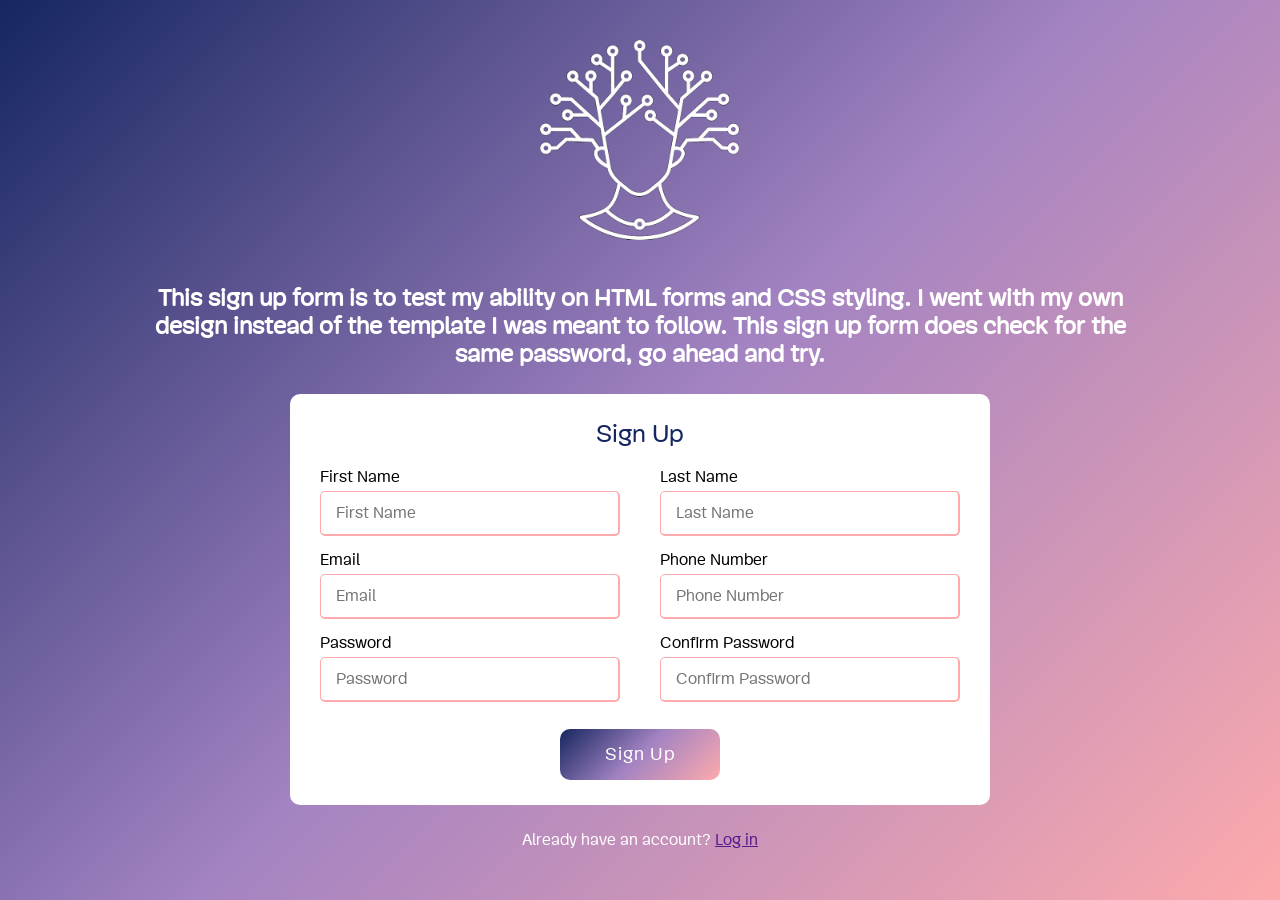
<file: index.html>
<!DOCTYPE html>
<html lang="en">
<head>
    <meta charset="UTF-8">
    <meta name="viewport" content="width=device-width, initial-scale=1.0">
    <title>Sign Up Form</title>
    <link rel="stylesheet" href="styles.css">
</head>
<body>
    <div class="left-side">
        <img src="images/logo.png" alt="logo" class="logo">
    </div>

        <div class="hero">
            <h2>This sign up form is to test my ability on HTML forms and CSS styling. I went with my own design instead of the 
                template I was meant to follow. This sign up form does check for the same password, go ahead and try.
            </h2>
        </div>

        <div class="big-container">
            <div class="small-container">
                <div class="title">Sign Up</div>
                    <form action="#" class="sign-up-form">
                        <div class="user-details">
                        <div class="input-box">
                            <label for="first_name" class="details">First Name</label>
                            <input type="text" id="first_name" placeholder="First Name" required>
                        </div>
                        <div class="input-box">
                            <label for="last" class="details">Last Name</label>
                            <input type="text" id="last" placeholder="Last Name" required>
                        </div>
            
                        <div class="input-box">
                            <label for="email" class="details">Email</label>
                            <input type="email" id="email" placeholder="Email" required>
                        </div>
                        <div class="input-box">
                            <label for="tel" class="details">Phone Number</label>
                            <input type="tel" id="tel" placeholder="Phone Number" required>
                        </div>
                        <div class="input-box">
                            <label for="password" class="details">Password</label>
                            <input type="password" id="password" placeholder="Password" required>
                        </div>
                        <div class="input-box">
                            <label for="password-confirm" class="details">Confirm Password</label>
                            <input type="password" id="password-confirm" placeholder="Confirm Password" required>
                        </div>
                        </div>
                        <div class="button">
                            <input type="submit" value="Sign Up" id="sign-up-button">
                        </div>
                    </form>
            </div>
        </div>

        <div class="log-in">
            Already have an account? <a href="" class="log-in-link">Log in</a>
        </div>

        <script src="app.js"></script>
</body>
</html>
</file>
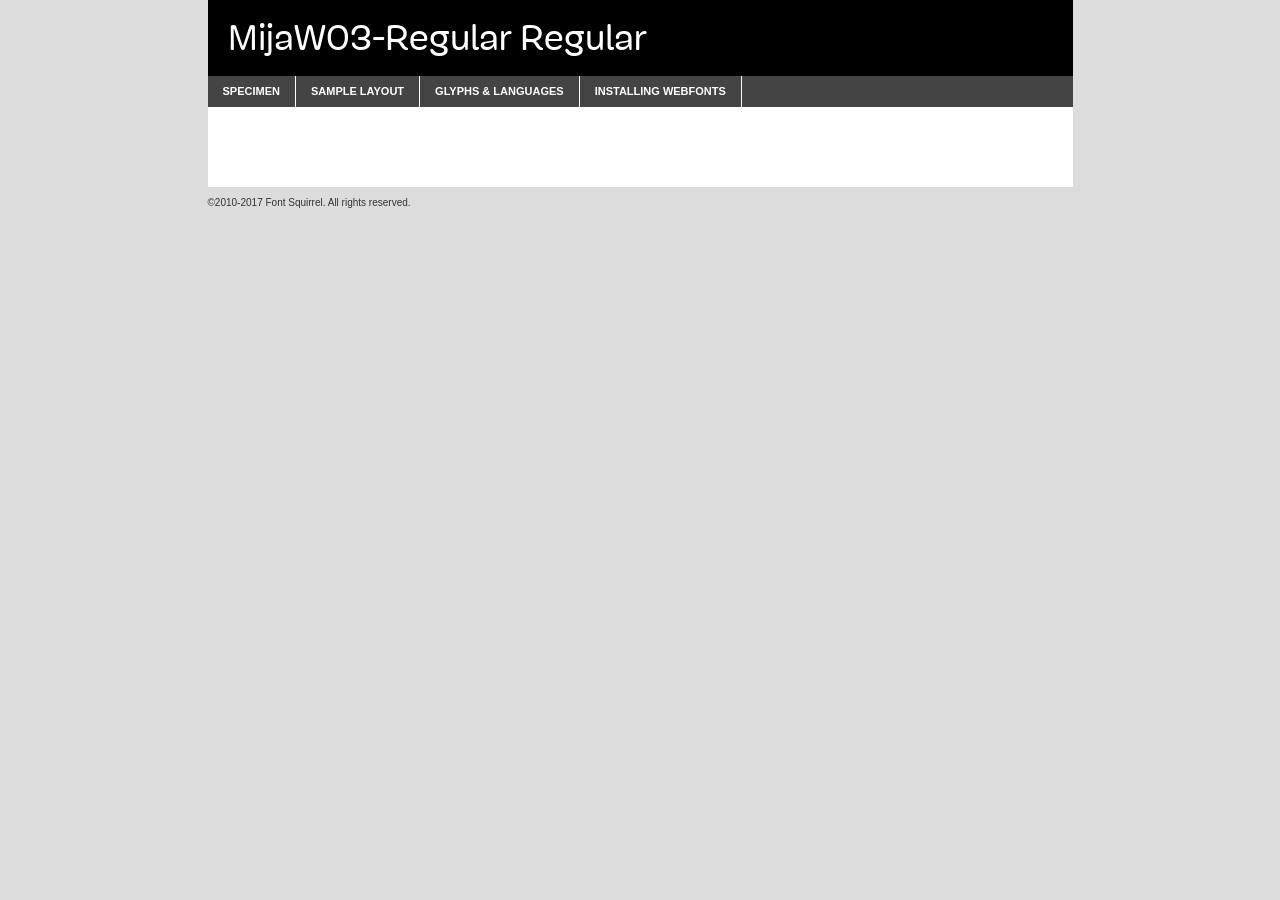
<file: fonts/webfontkit-20240126-105227/mija_w03_regular-demo.html>
<!DOCTYPE html PUBLIC "-//W3C//DTD XHTML 1.0 Transitional//EN"
        "http://www.w3.org/TR/xhtml1/DTD/xhtml1-transitional.dtd">

<html xmlns="http://www.w3.org/1999/xhtml" xml:lang="en" lang="en">
<head>
    <meta http-equiv="Content-Type" content="text/html; charset=utf-8"/>
    <script src="http://ajax.googleapis.com/ajax/libs/jquery/1.7.2/jquery.min.js" type="text/javascript" charset="utf-8"></script>
    <script type="text/javascript">
		(function($) {
			$.fn.easyTabs = function(option) {
				var param = jQuery.extend({ fadeSpeed: 'fast', defaultContent: 1, activeClass: 'active' }, option);
				$(this).each(function() {
					var thisId = '#' + this.id;
					if ( param.defaultContent == '' )
					{
						param.defaultContent = 1;
					}
					if ( typeof param.defaultContent == 'number' )
					{
						var defaultTab = $(thisId + ' .tabs li:eq(' + (param.defaultContent - 1) + ') a').attr('href').substr(1);
					}
					else
					{
						var defaultTab = param.defaultContent;
					}
					$(thisId + ' .tabs li a').each(function() {
						var tabToHide = $(this).attr('href').substr(1);
						$('#' + tabToHide).addClass('easytabs-tab-content');
					});
					hideAll();
					changeContent(defaultTab);

					function hideAll() {$(thisId + ' .easytabs-tab-content').hide();}

					function changeContent(tabId)
					{
						hideAll();
						$(thisId + ' .tabs li').removeClass(param.activeClass);
						$(thisId + ' .tabs li a[href=#' + tabId + ']').closest('li').addClass(param.activeClass);
						if ( param.fadeSpeed != 'none' )
						{
							$(thisId + ' #' + tabId).fadeIn(param.fadeSpeed);
						}
						else
						{
							$(thisId + ' #' + tabId).show();
						}
					}

					$(thisId + ' .tabs li').click(function() {
						var tabId = $(this).find('a').attr('href').substr(1);
						changeContent(tabId);
						return false;
					});
				});
			}
		})(jQuery);
    </script>
    <link rel="stylesheet" href="specimen_files/specimen_stylesheet.css" type="text/css" charset="utf-8"/>
    <link rel="stylesheet" href="stylesheet.css" type="text/css" charset="utf-8"/>

    <style type="text/css">
        		body {
			font-family: 'mijaw03-regularregular';
        		}

            </style>

    <title>MijaW03-Regular Regular Specimen</title>


    <script type="text/javascript" charset="utf-8">
		$(document).ready(function() {
			$('#container').easyTabs({ defaultContent: 1 });
		});
    </script>
</head>

<body>
<div id="container">
    <div id="header">
		MijaW03-Regular Regular    </div>
    <ul class="tabs">
        <li><a href="#specimen">Specimen</a></li>
        <li><a href="#layout">Sample Layout</a></li>
		        <li><a href="#glyphs">Glyphs &amp; Languages</a></li>
        <li><a href="#installing">Installing Webfonts</a></li>

    </ul>

    <div id="main_content">


        <div id="specimen">

            <div class="section">
                <div class="grid12 firstcol">
                    <div class="huge">AaBb</div>
                </div>
            </div>

            <div class="section">
                <div class="glyph_range">A&#x200B;B&#x200b;C&#x200b;D&#x200b;E&#x200b;F&#x200b;G&#x200b;H&#x200b;I&#x200b;J&#x200b;K&#x200b;L&#x200b;M&#x200b;N&#x200b;O&#x200b;P&#x200b;Q&#x200b;R&#x200b;S&#x200b;T&#x200b;U&#x200b;V&#x200b;W&#x200b;X&#x200b;Y&#x200b;Z&#x200b;a&#x200b;b&#x200b;c&#x200b;d&#x200b;e&#x200b;f&#x200b;g&#x200b;h&#x200b;i&#x200b;j&#x200b;k&#x200b;l&#x200b;m&#x200b;n&#x200b;o&#x200b;p&#x200b;q&#x200b;r&#x200b;s&#x200b;t&#x200b;u&#x200b;v&#x200b;w&#x200b;x&#x200b;y&#x200b;z&#x200b;1&#x200b;2&#x200b;3&#x200b;4&#x200b;5&#x200b;6&#x200b;7&#x200b;8&#x200b;9&#x200b;0&#x200b;&amp;&#x200b;.&#x200b;,&#x200b;?&#x200b;!&#x200b;&#64;&#x200b;(&#x200b;)&#x200b;#&#x200b;$&#x200b;%&#x200b;*&#x200b;+&#x200b;-&#x200b;=&#x200b;:&#x200b;;</div>
            </div>
            <div class="section">
                <div class="grid12 firstcol">
                    <table class="sample_table">
                        <tr>
                            <td>10</td>
                            <td class="size10">abcdefghijklmnopqrstuvwxyzABCDEFGHIJKLMNOPQRSTUVWXYZ0123456789abcdefghijklmnopqrstuvwxyzABCDEFGHIJKLMNOPQRSTUVWXYZ0123456789abcdefghijklmnopqrstuvwxyzABCDEFGHIJKLMNOPQRSTUVWXYZ</td>
                        </tr>
                        <tr>
                            <td>11</td>
                            <td class="size11">abcdefghijklmnopqrstuvwxyzABCDEFGHIJKLMNOPQRSTUVWXYZ0123456789abcdefghijklmnopqrstuvwxyzABCDEFGHIJKLMNOPQRSTUVWXYZ0123456789abcdefghijklmnopqrstuvwxyzABCDEFGHIJKLMNOPQRSTUVWXYZ</td>
                        </tr>
                        <tr>
                            <td>12</td>
                            <td class="size12">abcdefghijklmnopqrstuvwxyzABCDEFGHIJKLMNOPQRSTUVWXYZ0123456789abcdefghijklmnopqrstuvwxyzABCDEFGHIJKLMNOPQRSTUVWXYZ0123456789abcdefghijklmnopqrstuvwxyzABCDEFGHIJKLMNOPQRSTUVWXYZ</td>
                        </tr>
                        <tr>
                            <td>13</td>
                            <td class="size13">abcdefghijklmnopqrstuvwxyzABCDEFGHIJKLMNOPQRSTUVWXYZ0123456789abcdefghijklmnopqrstuvwxyzABCDEFGHIJKLMNOPQRSTUVWXYZ0123456789abcdefghijklmnopqrstuvwxyzABCDEFGHIJKLMNOPQRSTUVWXYZ</td>
                        </tr>
                        <tr>
                            <td>14</td>
                            <td class="size14">abcdefghijklmnopqrstuvwxyzABCDEFGHIJKLMNOPQRSTUVWXYZ0123456789abcdefghijklmnopqrstuvwxyzABCDEFGHIJKLMNOPQRSTUVWXYZ0123456789abcdefghijklmnopqrstuvwxyzABCDEFGHIJKLMNOPQRSTUVWXYZ</td>
                        </tr>
                        <tr>
                            <td>16</td>
                            <td class="size16">abcdefghijklmnopqrstuvwxyzABCDEFGHIJKLMNOPQRSTUVWXYZ0123456789abcdefghijklmnopqrstuvwxyzABCDEFGHIJKLMNOPQRSTUVWXYZ</td>
                        </tr>
                        <tr>
                            <td>18</td>
                            <td class="size18">abcdefghijklmnopqrstuvwxyzABCDEFGHIJKLMNOPQRSTUVWXYZ0123456789abcdefghijklmnopqrstuvwxyzABCDEFGHIJKLMNOPQRSTUVWXYZ</td>
                        </tr>
                        <tr>
                            <td>20</td>
                            <td class="size20">abcdefghijklmnopqrstuvwxyzABCDEFGHIJKLMNOPQRSTUVWXYZ0123456789abcdefghijklmnopqrstuvwxyzABCDEFGHIJKLMNOPQRSTUVWXYZ</td>
                        </tr>
                        <tr>
                            <td>24</td>
                            <td class="size24">abcdefghijklmnopqrstuvwxyzABCDEFGHIJKLMNOPQRSTUVWXYZ0123456789abcdefghijklmnopqrstuvwxyzABCDEFGHIJKLMNOPQRSTUVWXYZ</td>
                        </tr>
                        <tr>
                            <td>30</td>
                            <td class="size30">abcdefghijklmnopqrstuvwxyzABCDEFGHIJKLMNOPQRSTUVWXYZ0123456789abcdefghijklmnopqrstuvwxyzABCDEFGHIJKLMNOPQRSTUVWXYZ</td>
                        </tr>
                        <tr>
                            <td>36</td>
                            <td class="size36">abcdefghijklmnopqrstuvwxyzABCDEFGHIJKLMNOPQRSTUVWXYZ0123456789abcdefghijklmnopqrstuvwxyzABCDEFGHIJKLMNOPQRSTUVWXYZ</td>
                        </tr>
                        <tr>
                            <td>48</td>
                            <td class="size48">abcdefghijklmnopqrstuvwxyzABCDEFGHIJKLMNOPQRSTUVWXYZ0123456789abcdefghijklmnopqrstuvwxyzABCDEFGHIJKLMNOPQRSTUVWXYZ</td>
                        </tr>
                        <tr>
                            <td>60</td>
                            <td class="size60">abcdefghijklmnopqrstuvwxyzABCDEFGHIJKLMNOPQRSTUVWXYZ0123456789abcdefghijklmnopqrstuvwxyzABCDEFGHIJKLMNOPQRSTUVWXYZ</td>
                        </tr>
                        <tr>
                            <td>72</td>
                            <td class="size72">abcdefghijklmnopqrstuvwxyzABCDEFGHIJKLMNOPQRSTUVWXYZ0123456789abcdefghijklmnopqrstuvwxyzABCDEFGHIJKLMNOPQRSTUVWXYZ</td>
                        </tr>
                        <tr>
                            <td>90</td>
                            <td class="size90">abcdefghijklmnopqrstuvwxyzABCDEFGHIJKLMNOPQRSTUVWXYZ0123456789abcdefghijklmnopqrstuvwxyzABCDEFGHIJKLMNOPQRSTUVWXYZ</td>
                        </tr>
                    </table>

                </div>

            </div>


            <div class="section" id="bodycomparison">


                <div id="xheight">
                    <div class="fontbody">&#x25FC;&#x25FC;&#x25FC;&#x25FC;&#x25FC;&#x25FC;&#x25FC;&#x25FC;&#x25FC;&#x25FC;&#x25FC;&#x25FC;&#x25FC;&#x25FC;&#x25FC;&#x25FC;&#x25FC;&#x25FC;&#x25FC;&#x25FC;&#x25FC;&#x25FC;&#x25FC;&#x25FC;&#x25FC;&#x25FC;&#x25FC;&#x25FC;&#x25FC;&#x25FC;&#x25FC;&#x25FC;&#x25FC;&#x25FC;&#x25FC;&#x25FC;&#x25FC;&#x25FC;&#x25FC;&#x25FC;&#x25FC;&#x25FC;&#x25FC;&#x25FC;&#x25FC;&#x25FC;&#x25FC;&#x25FC;&#x25FC;&#x25FC;&#x25FC;&#x25FC;&#x25FC;&#x25FC;&#x25FC;&#x25FC;&#x25FC;&#x25FC;&#x25FC;&#x25FC;&#x25FC;&#x25FC;&#x25FC;&#x25FC;&#x25FC;&#x25FC;&#x25FC;&#x25FC;&#x25FC;&#x25FC;&#x25FC;&#x25FC;&#x25FC;&#x25FC;&#x25FC;&#x25FC;&#x25FC;&#x25FC;&#x25FC;&#x25FC;&#x25FC;&#x25FC;&#x25FC;&#x25FC;&#x25FC;&#x25FC;&#x25FC;&#x25FC;&#x25FC;&#x25FC;&#x25FC;&#x25FC;&#x25FC;&#x25FC;&#x25FC;&#x25FC;&#x25FC;&#x25FC;&#x25FC;body</div>
                    <div class="arialbody">body</div>
                    <div class="verdanabody">body</div>
                    <div class="georgiabody">body</div>
                </div>
                <div class="fontbody" style="z-index:1">
                    body<span>MijaW03-Regular Regular</span>
                </div>
                <div class="arialbody" style="z-index:1">
                    body<span>Arial</span>
                </div>
                <div class="verdanabody" style="z-index:1">
                    body<span>Verdana</span>
                </div>
                <div class="georgiabody" style="z-index:1">
                    body<span>Georgia</span>
                </div>


            </div>


            <div class="section psample psample_row1" id="">

                <div class="grid2 firstcol">
                    <p class="size10"><span>10.</span>Aenean lacinia bibendum nulla sed consectetur. Fusce dapibus, tellus ac cursus commodo, tortor mauris condimentum nibh, ut fermentum massa justo sit amet risus. Nullam id dolor id nibh ultricies vehicula ut id elit. Cum sociis natoque penatibus et magnis dis parturient montes, nascetur ridiculus mus. Nulla vitae elit libero, a pharetra augue.</p>

                </div>
                <div class="grid3">
                    <p class="size11"><span>11.</span>Aenean lacinia bibendum nulla sed consectetur. Fusce dapibus, tellus ac cursus commodo, tortor mauris condimentum nibh, ut fermentum massa justo sit amet risus. Nullam id dolor id nibh ultricies vehicula ut id elit. Cum sociis natoque penatibus et magnis dis parturient montes, nascetur ridiculus mus. Nulla vitae elit libero, a pharetra augue.</p>

                </div>
                <div class="grid3">
                    <p class="size12"><span>12.</span>Aenean lacinia bibendum nulla sed consectetur. Fusce dapibus, tellus ac cursus commodo, tortor mauris condimentum nibh, ut fermentum massa justo sit amet risus. Nullam id dolor id nibh ultricies vehicula ut id elit. Cum sociis natoque penatibus et magnis dis parturient montes, nascetur ridiculus mus. Nulla vitae elit libero, a pharetra augue.</p>

                </div>
                <div class="grid4">
                    <p class="size13"><span>13.</span>Aenean lacinia bibendum nulla sed consectetur. Fusce dapibus, tellus ac cursus commodo, tortor mauris condimentum nibh, ut fermentum massa justo sit amet risus. Nullam id dolor id nibh ultricies vehicula ut id elit. Cum sociis natoque penatibus et magnis dis parturient montes, nascetur ridiculus mus. Nulla vitae elit libero, a pharetra augue.</p>

                </div>
                <div class="white_blend"></div>

            </div>
            <div class="section psample psample_row2" id="">
                <div class="grid3 firstcol">
                    <p class="size14"><span>14.</span>Aenean lacinia bibendum nulla sed consectetur. Fusce dapibus, tellus ac cursus commodo, tortor mauris condimentum nibh, ut fermentum massa justo sit amet risus. Nullam id dolor id nibh ultricies vehicula ut id elit. Cum sociis natoque penatibus et magnis dis parturient montes, nascetur ridiculus mus. Nulla vitae elit libero, a pharetra augue.</p>

                </div>
                <div class="grid4">
                    <p class="size16"><span>16.</span>Aenean lacinia bibendum nulla sed consectetur. Fusce dapibus, tellus ac cursus commodo, tortor mauris condimentum nibh, ut fermentum massa justo sit amet risus. Nullam id dolor id nibh ultricies vehicula ut id elit. Cum sociis natoque penatibus et magnis dis parturient montes, nascetur ridiculus mus. Nulla vitae elit libero, a pharetra augue.</p>

                </div>
                <div class="grid5">
                    <p class="size18"><span>18.</span>Aenean lacinia bibendum nulla sed consectetur. Fusce dapibus, tellus ac cursus commodo, tortor mauris condimentum nibh, ut fermentum massa justo sit amet risus. Nullam id dolor id nibh ultricies vehicula ut id elit. Cum sociis natoque penatibus et magnis dis parturient montes, nascetur ridiculus mus. Nulla vitae elit libero, a pharetra augue.</p>

                </div>

                <div class="white_blend"></div>

            </div>

            <div class="section psample psample_row3" id="">
                <div class="grid5 firstcol">
                    <p class="size20"><span>20.</span>Aenean lacinia bibendum nulla sed consectetur. Fusce dapibus, tellus ac cursus commodo, tortor mauris condimentum nibh, ut fermentum massa justo sit amet risus. Nullam id dolor id nibh ultricies vehicula ut id elit. Cum sociis natoque penatibus et magnis dis parturient montes, nascetur ridiculus mus. Nulla vitae elit libero, a pharetra augue.</p>
                </div>
                <div class="grid7">
                    <p class="size24"><span>24.</span>Aenean lacinia bibendum nulla sed consectetur. Fusce dapibus, tellus ac cursus commodo, tortor mauris condimentum nibh, ut fermentum massa justo sit amet risus. Nullam id dolor id nibh ultricies vehicula ut id elit. Cum sociis natoque penatibus et magnis dis parturient montes, nascetur ridiculus mus. Nulla vitae elit libero, a pharetra augue.</p>
                </div>

                <div class="white_blend"></div>

            </div>

            <div class="section psample psample_row4" id="">
                <div class="grid12 firstcol">
                    <p class="size30"><span>30.</span>Aenean lacinia bibendum nulla sed consectetur. Fusce dapibus, tellus ac cursus commodo, tortor mauris condimentum nibh, ut fermentum massa justo sit amet risus. Nullam id dolor id nibh ultricies vehicula ut id elit. Cum sociis natoque penatibus et magnis dis parturient montes, nascetur ridiculus mus. Nulla vitae elit libero, a pharetra augue.</p>
                </div>
                <div class="white_blend"></div>

            </div>


            <div class="section psample psample_row1 fullreverse">
                <div class="grid2 firstcol">
                    <p class="size10"><span>10.</span>Aenean lacinia bibendum nulla sed consectetur. Fusce dapibus, tellus ac cursus commodo, tortor mauris condimentum nibh, ut fermentum massa justo sit amet risus. Nullam id dolor id nibh ultricies vehicula ut id elit. Cum sociis natoque penatibus et magnis dis parturient montes, nascetur ridiculus mus. Nulla vitae elit libero, a pharetra augue.</p>

                </div>
                <div class="grid3">
                    <p class="size11"><span>11.</span>Aenean lacinia bibendum nulla sed consectetur. Fusce dapibus, tellus ac cursus commodo, tortor mauris condimentum nibh, ut fermentum massa justo sit amet risus. Nullam id dolor id nibh ultricies vehicula ut id elit. Cum sociis natoque penatibus et magnis dis parturient montes, nascetur ridiculus mus. Nulla vitae elit libero, a pharetra augue.</p>

                </div>
                <div class="grid3">
                    <p class="size12"><span>12.</span>Aenean lacinia bibendum nulla sed consectetur. Fusce dapibus, tellus ac cursus commodo, tortor mauris condimentum nibh, ut fermentum massa justo sit amet risus. Nullam id dolor id nibh ultricies vehicula ut id elit. Cum sociis natoque penatibus et magnis dis parturient montes, nascetur ridiculus mus. Nulla vitae elit libero, a pharetra augue.</p>

                </div>
                <div class="grid4">
                    <p class="size13"><span>13.</span>Aenean lacinia bibendum nulla sed consectetur. Fusce dapibus, tellus ac cursus commodo, tortor mauris condimentum nibh, ut fermentum massa justo sit amet risus. Nullam id dolor id nibh ultricies vehicula ut id elit. Cum sociis natoque penatibus et magnis dis parturient montes, nascetur ridiculus mus. Nulla vitae elit libero, a pharetra augue.</p>

                </div>
                <div class="black_blend"></div>

            </div>

            <div class="section psample psample_row2 fullreverse">
                <div class="grid3 firstcol">
                    <p class="size14"><span>14.</span>Aenean lacinia bibendum nulla sed consectetur. Fusce dapibus, tellus ac cursus commodo, tortor mauris condimentum nibh, ut fermentum massa justo sit amet risus. Nullam id dolor id nibh ultricies vehicula ut id elit. Cum sociis natoque penatibus et magnis dis parturient montes, nascetur ridiculus mus. Nulla vitae elit libero, a pharetra augue.</p>

                </div>
                <div class="grid4">
                    <p class="size16"><span>16.</span>Aenean lacinia bibendum nulla sed consectetur. Fusce dapibus, tellus ac cursus commodo, tortor mauris condimentum nibh, ut fermentum massa justo sit amet risus. Nullam id dolor id nibh ultricies vehicula ut id elit. Cum sociis natoque penatibus et magnis dis parturient montes, nascetur ridiculus mus. Nulla vitae elit libero, a pharetra augue.</p>

                </div>
                <div class="grid5">
                    <p class="size18"><span>18.</span>Aenean lacinia bibendum nulla sed consectetur. Fusce dapibus, tellus ac cursus commodo, tortor mauris condimentum nibh, ut fermentum massa justo sit amet risus. Nullam id dolor id nibh ultricies vehicula ut id elit. Cum sociis natoque penatibus et magnis dis parturient montes, nascetur ridiculus mus. Nulla vitae elit libero, a pharetra augue.</p>

                </div>
                <div class="black_blend"></div>

            </div>

            <div class="section psample fullreverse psample_row3" id="">
                <div class="grid5 firstcol">
                    <p class="size20"><span>20.</span>Aenean lacinia bibendum nulla sed consectetur. Fusce dapibus, tellus ac cursus commodo, tortor mauris condimentum nibh, ut fermentum massa justo sit amet risus. Nullam id dolor id nibh ultricies vehicula ut id elit. Cum sociis natoque penatibus et magnis dis parturient montes, nascetur ridiculus mus. Nulla vitae elit libero, a pharetra augue.</p>
                </div>
                <div class="grid7">
                    <p class="size24"><span>24.</span>Aenean lacinia bibendum nulla sed consectetur. Fusce dapibus, tellus ac cursus commodo, tortor mauris condimentum nibh, ut fermentum massa justo sit amet risus. Nullam id dolor id nibh ultricies vehicula ut id elit. Cum sociis natoque penatibus et magnis dis parturient montes, nascetur ridiculus mus. Nulla vitae elit libero, a pharetra augue.</p>
                </div>

                <div class="black_blend"></div>

            </div>

            <div class="section psample fullreverse psample_row4" id="" style="border-bottom: 20px #000 solid;">
                <div class="grid12 firstcol">
                    <p class="size30"><span>30.</span>Aenean lacinia bibendum nulla sed consectetur. Fusce dapibus, tellus ac cursus commodo, tortor mauris condimentum nibh, ut fermentum massa justo sit amet risus. Nullam id dolor id nibh ultricies vehicula ut id elit. Cum sociis natoque penatibus et magnis dis parturient montes, nascetur ridiculus mus. Nulla vitae elit libero, a pharetra augue.</p>
                </div>
                <div class="black_blend"></div>

            </div>


        </div>

        <div id="layout">

            <div class="section">

                <div class="grid12 firstcol">
                    <h1>Lorem Ipsum Dolor</h1>
                    <h2>Etiam porta sem malesuada magna mollis euismod</h2>

                    <p class="byline">By <a href="#link">Aenean Lacinia</a></p>
                </div>
            </div>
            <div class="section">
                <div class="grid8 firstcol">
                    <p class="large">Donec sed odio dui. Morbi leo risus, porta ac consectetur ac, vestibulum at eros. Fusce dapibus, tellus ac cursus commodo, tortor mauris condimentum nibh, ut fermentum massa justo sit amet risus. </p>


                    <h3>Pellentesque ornare sem</h3>

                    <p>Maecenas sed diam eget risus varius blandit sit amet non magna. Maecenas faucibus mollis interdum. Donec ullamcorper nulla non metus auctor fringilla. Nullam id dolor id nibh ultricies vehicula ut id elit. Nullam id dolor id nibh ultricies vehicula ut id elit. </p>

                    <p>Aenean eu leo quam. Pellentesque ornare sem lacinia quam venenatis vestibulum. Lorem ipsum dolor sit amet, consectetur adipiscing elit. Cum sociis natoque penatibus et magnis dis parturient montes, nascetur ridiculus mus. </p>

                    <p>Nulla vitae elit libero, a pharetra augue. Praesent commodo cursus magna, vel scelerisque nisl consectetur et. Aenean lacinia bibendum nulla sed consectetur. </p>

                    <p>Nullam quis risus eget urna mollis ornare vel eu leo. Nullam quis risus eget urna mollis ornare vel eu leo. Maecenas sed diam eget risus varius blandit sit amet non magna. Donec ullamcorper nulla non metus auctor fringilla. </p>

                    <h3>Cras mattis consectetur</h3>

                    <p>Aenean eu leo quam. Pellentesque ornare sem lacinia quam venenatis vestibulum. Aenean lacinia bibendum nulla sed consectetur. Integer posuere erat a ante venenatis dapibus posuere velit aliquet. Cras mattis consectetur purus sit amet fermentum. </p>

                    <p>Nullam id dolor id nibh ultricies vehicula ut id elit. Nullam quis risus eget urna mollis ornare vel eu leo. Cras mattis consectetur purus sit amet fermentum.</p>
                </div>

                <div class="grid4 sidebar">

                    <div class="box reverse">
                        <p class="last">Nullam quis risus eget urna mollis ornare vel eu leo. Donec ullamcorper nulla non metus auctor fringilla. Cras mattis consectetur purus sit amet fermentum. Sed posuere consectetur est at lobortis. Lorem ipsum dolor sit amet, consectetur adipiscing elit. </p>
                    </div>

                    <p class="caption">Maecenas sed diam eget risus varius.</p>

                    <p>Vestibulum id ligula porta felis euismod semper. Integer posuere erat a ante venenatis dapibus posuere velit aliquet. Vestibulum id ligula porta felis euismod semper. Sed posuere consectetur est at lobortis. Maecenas sed diam eget risus varius blandit sit amet non magna. Fusce dapibus, tellus ac cursus commodo, tortor mauris condimentum nibh, ut fermentum massa justo sit amet risus. </p>


                    <p>Duis mollis, est non commodo luctus, nisi erat porttitor ligula, eget lacinia odio sem nec elit. Aenean lacinia bibendum nulla sed consectetur. Vivamus sagittis lacus vel augue laoreet rutrum faucibus dolor auctor. Aenean lacinia bibendum nulla sed consectetur. Nullam quis risus eget urna mollis ornare vel eu leo. </p>

                    <p>Praesent commodo cursus magna, vel scelerisque nisl consectetur et. Donec ullamcorper nulla non metus auctor fringilla. Maecenas faucibus mollis interdum. Fusce dapibus, tellus ac cursus commodo, tortor mauris condimentum nibh, ut fermentum massa justo sit amet risus. </p>

                </div>
            </div>

        </div>


		

        <div id="glyphs">
            <div class="section">
                <div class="grid12 firstcol">

                    <h1>Language Support</h1>
                    <p>The subset of MijaW03-Regular Regular in this kit supports the following languages:<br/>

						Albanian, Basque, Breton, Chamorro, Danish, Dutch, English, Faroese, Finnish, French, Frisian, Galician, German, Icelandic, Italian, Malagasy, Norwegian, Portuguese, Spanish, Alsatian, Aragonese, Arapaho, Arrernte, Asturian, Aymara, Bislama, Cebuano, Corsican, Fijian, French_creole, Genoese, Gilbertese, Greenlandic, Haitian_creole, Hiligaynon, Hmong, Hopi, Ibanag, Iloko_ilokano, Indonesian, Interglossa_glosa, Interlingua, Irish_gaelic, Jerriais, Lojban, Lombard, Luxembourgeois, Manx, Mohawk, Norfolk_pitcairnese, Occitan, Oromo, Pangasinan, Papiamento, Piedmontese, Potawatomi, Rhaeto-romance, Romansh, Rotokas, Sami_lule, Samoan, Sardinian, Scots_gaelic, Seychelles_creole, Shona, Sicilian, Somali, Southern_ndebele, Swahili, Swati_swazi, Tagalog_filipino_pilipino, Tetum, Tok_pisin, Uyghur_latinized, Volapuk, Walloon, Warlpiri, Xhosa, Yapese, Zulu, Latinbasic, Ubasic, Demo                    </p>
                    <h1>Glyph Chart</h1>
                    <p>The subset of MijaW03-Regular Regular in this kit includes all the glyphs listed below. Unicode entities are included above each glyph to help you insert individual characters into your layout.</p>
                    <div id="glyph_chart">

																																	                                <div><p>&amp;#10;</p>&#10;</div>
																				                                <div><p>&amp;#32;</p>&#32;</div>
																				                                <div><p>&amp;#33;</p>&#33;</div>
																				                                <div><p>&amp;#34;</p>&#34;</div>
																				                                <div><p>&amp;#35;</p>&#35;</div>
																				                                <div><p>&amp;#36;</p>&#36;</div>
																				                                <div><p>&amp;#37;</p>&#37;</div>
																				                                <div><p>&amp;#38;</p>&#38;</div>
																				                                <div><p>&amp;#39;</p>&#39;</div>
																				                                <div><p>&amp;#40;</p>&#40;</div>
																				                                <div><p>&amp;#41;</p>&#41;</div>
																				                                <div><p>&amp;#42;</p>&#42;</div>
																				                                <div><p>&amp;#43;</p>&#43;</div>
																				                                <div><p>&amp;#44;</p>&#44;</div>
																				                                <div><p>&amp;#45;</p>&#45;</div>
																				                                <div><p>&amp;#46;</p>&#46;</div>
																				                                <div><p>&amp;#47;</p>&#47;</div>
																				                                <div><p>&amp;#48;</p>&#48;</div>
																				                                <div><p>&amp;#49;</p>&#49;</div>
																				                                <div><p>&amp;#50;</p>&#50;</div>
																				                                <div><p>&amp;#51;</p>&#51;</div>
																				                                <div><p>&amp;#52;</p>&#52;</div>
																				                                <div><p>&amp;#53;</p>&#53;</div>
																				                                <div><p>&amp;#54;</p>&#54;</div>
																				                                <div><p>&amp;#55;</p>&#55;</div>
																				                                <div><p>&amp;#56;</p>&#56;</div>
																				                                <div><p>&amp;#57;</p>&#57;</div>
																				                                <div><p>&amp;#58;</p>&#58;</div>
																				                                <div><p>&amp;#59;</p>&#59;</div>
																				                                <div><p>&amp;#60;</p>&#60;</div>
																				                                <div><p>&amp;#61;</p>&#61;</div>
																				                                <div><p>&amp;#62;</p>&#62;</div>
																				                                <div><p>&amp;#63;</p>&#63;</div>
																				                                <div><p>&amp;#64;</p>&#64;</div>
																				                                <div><p>&amp;#65;</p>&#65;</div>
																				                                <div><p>&amp;#66;</p>&#66;</div>
																				                                <div><p>&amp;#67;</p>&#67;</div>
																				                                <div><p>&amp;#68;</p>&#68;</div>
																				                                <div><p>&amp;#69;</p>&#69;</div>
																				                                <div><p>&amp;#70;</p>&#70;</div>
																				                                <div><p>&amp;#71;</p>&#71;</div>
																				                                <div><p>&amp;#72;</p>&#72;</div>
																				                                <div><p>&amp;#73;</p>&#73;</div>
																				                                <div><p>&amp;#74;</p>&#74;</div>
																				                                <div><p>&amp;#75;</p>&#75;</div>
																				                                <div><p>&amp;#76;</p>&#76;</div>
																				                                <div><p>&amp;#77;</p>&#77;</div>
																				                                <div><p>&amp;#78;</p>&#78;</div>
																				                                <div><p>&amp;#79;</p>&#79;</div>
																				                                <div><p>&amp;#80;</p>&#80;</div>
																				                                <div><p>&amp;#81;</p>&#81;</div>
																				                                <div><p>&amp;#82;</p>&#82;</div>
																				                                <div><p>&amp;#83;</p>&#83;</div>
																				                                <div><p>&amp;#84;</p>&#84;</div>
																				                                <div><p>&amp;#85;</p>&#85;</div>
																				                                <div><p>&amp;#86;</p>&#86;</div>
																				                                <div><p>&amp;#87;</p>&#87;</div>
																				                                <div><p>&amp;#88;</p>&#88;</div>
																				                                <div><p>&amp;#89;</p>&#89;</div>
																				                                <div><p>&amp;#90;</p>&#90;</div>
																				                                <div><p>&amp;#91;</p>&#91;</div>
																				                                <div><p>&amp;#92;</p>&#92;</div>
																				                                <div><p>&amp;#93;</p>&#93;</div>
																				                                <div><p>&amp;#94;</p>&#94;</div>
																				                                <div><p>&amp;#95;</p>&#95;</div>
																				                                <div><p>&amp;#96;</p>&#96;</div>
																				                                <div><p>&amp;#97;</p>&#97;</div>
																				                                <div><p>&amp;#98;</p>&#98;</div>
																				                                <div><p>&amp;#99;</p>&#99;</div>
																				                                <div><p>&amp;#100;</p>&#100;</div>
																				                                <div><p>&amp;#101;</p>&#101;</div>
																				                                <div><p>&amp;#102;</p>&#102;</div>
																				                                <div><p>&amp;#103;</p>&#103;</div>
																				                                <div><p>&amp;#104;</p>&#104;</div>
																				                                <div><p>&amp;#105;</p>&#105;</div>
																				                                <div><p>&amp;#106;</p>&#106;</div>
																				                                <div><p>&amp;#107;</p>&#107;</div>
																				                                <div><p>&amp;#108;</p>&#108;</div>
																				                                <div><p>&amp;#109;</p>&#109;</div>
																				                                <div><p>&amp;#110;</p>&#110;</div>
																				                                <div><p>&amp;#111;</p>&#111;</div>
																				                                <div><p>&amp;#112;</p>&#112;</div>
																				                                <div><p>&amp;#113;</p>&#113;</div>
																				                                <div><p>&amp;#114;</p>&#114;</div>
																				                                <div><p>&amp;#115;</p>&#115;</div>
																				                                <div><p>&amp;#116;</p>&#116;</div>
																				                                <div><p>&amp;#117;</p>&#117;</div>
																				                                <div><p>&amp;#118;</p>&#118;</div>
																				                                <div><p>&amp;#119;</p>&#119;</div>
																				                                <div><p>&amp;#120;</p>&#120;</div>
																				                                <div><p>&amp;#121;</p>&#121;</div>
																				                                <div><p>&amp;#122;</p>&#122;</div>
																				                                <div><p>&amp;#123;</p>&#123;</div>
																				                                <div><p>&amp;#124;</p>&#124;</div>
																				                                <div><p>&amp;#125;</p>&#125;</div>
																				                                <div><p>&amp;#126;</p>&#126;</div>
																				                                <div><p>&amp;#160;</p>&#160;</div>
																				                                <div><p>&amp;#161;</p>&#161;</div>
																				                                <div><p>&amp;#162;</p>&#162;</div>
																				                                <div><p>&amp;#163;</p>&#163;</div>
																				                                <div><p>&amp;#164;</p>&#164;</div>
																				                                <div><p>&amp;#165;</p>&#165;</div>
																				                                <div><p>&amp;#166;</p>&#166;</div>
																				                                <div><p>&amp;#167;</p>&#167;</div>
																				                                <div><p>&amp;#168;</p>&#168;</div>
																				                                <div><p>&amp;#169;</p>&#169;</div>
																				                                <div><p>&amp;#170;</p>&#170;</div>
																				                                <div><p>&amp;#171;</p>&#171;</div>
																				                                <div><p>&amp;#172;</p>&#172;</div>
																				                                <div><p>&amp;#173;</p>&#173;</div>
																				                                <div><p>&amp;#174;</p>&#174;</div>
																				                                <div><p>&amp;#175;</p>&#175;</div>
																				                                <div><p>&amp;#176;</p>&#176;</div>
																				                                <div><p>&amp;#177;</p>&#177;</div>
																				                                <div><p>&amp;#178;</p>&#178;</div>
																				                                <div><p>&amp;#179;</p>&#179;</div>
																				                                <div><p>&amp;#180;</p>&#180;</div>
																				                                <div><p>&amp;#181;</p>&#181;</div>
																				                                <div><p>&amp;#182;</p>&#182;</div>
																				                                <div><p>&amp;#183;</p>&#183;</div>
																				                                <div><p>&amp;#184;</p>&#184;</div>
																				                                <div><p>&amp;#185;</p>&#185;</div>
																				                                <div><p>&amp;#186;</p>&#186;</div>
																				                                <div><p>&amp;#187;</p>&#187;</div>
																				                                <div><p>&amp;#188;</p>&#188;</div>
																				                                <div><p>&amp;#189;</p>&#189;</div>
																				                                <div><p>&amp;#190;</p>&#190;</div>
																				                                <div><p>&amp;#191;</p>&#191;</div>
																				                                <div><p>&amp;#192;</p>&#192;</div>
																				                                <div><p>&amp;#193;</p>&#193;</div>
																				                                <div><p>&amp;#194;</p>&#194;</div>
																				                                <div><p>&amp;#195;</p>&#195;</div>
																				                                <div><p>&amp;#196;</p>&#196;</div>
																				                                <div><p>&amp;#197;</p>&#197;</div>
																				                                <div><p>&amp;#198;</p>&#198;</div>
																				                                <div><p>&amp;#199;</p>&#199;</div>
																				                                <div><p>&amp;#200;</p>&#200;</div>
																				                                <div><p>&amp;#201;</p>&#201;</div>
																				                                <div><p>&amp;#202;</p>&#202;</div>
																				                                <div><p>&amp;#203;</p>&#203;</div>
																				                                <div><p>&amp;#204;</p>&#204;</div>
																				                                <div><p>&amp;#205;</p>&#205;</div>
																				                                <div><p>&amp;#206;</p>&#206;</div>
																				                                <div><p>&amp;#207;</p>&#207;</div>
																				                                <div><p>&amp;#208;</p>&#208;</div>
																				                                <div><p>&amp;#209;</p>&#209;</div>
																				                                <div><p>&amp;#210;</p>&#210;</div>
																				                                <div><p>&amp;#211;</p>&#211;</div>
																				                                <div><p>&amp;#212;</p>&#212;</div>
																				                                <div><p>&amp;#213;</p>&#213;</div>
																				                                <div><p>&amp;#214;</p>&#214;</div>
																				                                <div><p>&amp;#215;</p>&#215;</div>
																				                                <div><p>&amp;#216;</p>&#216;</div>
																				                                <div><p>&amp;#217;</p>&#217;</div>
																				                                <div><p>&amp;#218;</p>&#218;</div>
																				                                <div><p>&amp;#219;</p>&#219;</div>
																				                                <div><p>&amp;#220;</p>&#220;</div>
																				                                <div><p>&amp;#221;</p>&#221;</div>
																				                                <div><p>&amp;#222;</p>&#222;</div>
																				                                <div><p>&amp;#223;</p>&#223;</div>
																				                                <div><p>&amp;#224;</p>&#224;</div>
																				                                <div><p>&amp;#225;</p>&#225;</div>
																				                                <div><p>&amp;#226;</p>&#226;</div>
																				                                <div><p>&amp;#227;</p>&#227;</div>
																				                                <div><p>&amp;#228;</p>&#228;</div>
																				                                <div><p>&amp;#229;</p>&#229;</div>
																				                                <div><p>&amp;#230;</p>&#230;</div>
																				                                <div><p>&amp;#231;</p>&#231;</div>
																				                                <div><p>&amp;#232;</p>&#232;</div>
																				                                <div><p>&amp;#233;</p>&#233;</div>
																				                                <div><p>&amp;#234;</p>&#234;</div>
																				                                <div><p>&amp;#235;</p>&#235;</div>
																				                                <div><p>&amp;#236;</p>&#236;</div>
																				                                <div><p>&amp;#237;</p>&#237;</div>
																				                                <div><p>&amp;#238;</p>&#238;</div>
																				                                <div><p>&amp;#239;</p>&#239;</div>
																				                                <div><p>&amp;#240;</p>&#240;</div>
																				                                <div><p>&amp;#241;</p>&#241;</div>
																				                                <div><p>&amp;#242;</p>&#242;</div>
																				                                <div><p>&amp;#243;</p>&#243;</div>
																				                                <div><p>&amp;#244;</p>&#244;</div>
																				                                <div><p>&amp;#245;</p>&#245;</div>
																				                                <div><p>&amp;#246;</p>&#246;</div>
																				                                <div><p>&amp;#247;</p>&#247;</div>
																				                                <div><p>&amp;#248;</p>&#248;</div>
																				                                <div><p>&amp;#249;</p>&#249;</div>
																				                                <div><p>&amp;#250;</p>&#250;</div>
																				                                <div><p>&amp;#251;</p>&#251;</div>
																				                                <div><p>&amp;#252;</p>&#252;</div>
																				                                <div><p>&amp;#253;</p>&#253;</div>
																				                                <div><p>&amp;#254;</p>&#254;</div>
																				                                <div><p>&amp;#255;</p>&#255;</div>
																				                                <div><p>&amp;#338;</p>&#338;</div>
																				                                <div><p>&amp;#339;</p>&#339;</div>
																				                                <div><p>&amp;#376;</p>&#376;</div>
																				                                <div><p>&amp;#710;</p>&#710;</div>
																				                                <div><p>&amp;#732;</p>&#732;</div>
																				                                <div><p>&amp;#8192;</p>&#8192;</div>
																				                                <div><p>&amp;#8193;</p>&#8193;</div>
																				                                <div><p>&amp;#8194;</p>&#8194;</div>
																				                                <div><p>&amp;#8195;</p>&#8195;</div>
																				                                <div><p>&amp;#8196;</p>&#8196;</div>
																				                                <div><p>&amp;#8197;</p>&#8197;</div>
																				                                <div><p>&amp;#8198;</p>&#8198;</div>
																				                                <div><p>&amp;#8199;</p>&#8199;</div>
																				                                <div><p>&amp;#8200;</p>&#8200;</div>
																				                                <div><p>&amp;#8201;</p>&#8201;</div>
																				                                <div><p>&amp;#8202;</p>&#8202;</div>
																				                                <div><p>&amp;#8208;</p>&#8208;</div>
																				                                <div><p>&amp;#8209;</p>&#8209;</div>
																				                                <div><p>&amp;#8210;</p>&#8210;</div>
																				                                <div><p>&amp;#8211;</p>&#8211;</div>
																				                                <div><p>&amp;#8212;</p>&#8212;</div>
																				                                <div><p>&amp;#8216;</p>&#8216;</div>
																				                                <div><p>&amp;#8217;</p>&#8217;</div>
																				                                <div><p>&amp;#8218;</p>&#8218;</div>
																				                                <div><p>&amp;#8220;</p>&#8220;</div>
																				                                <div><p>&amp;#8221;</p>&#8221;</div>
																				                                <div><p>&amp;#8222;</p>&#8222;</div>
																				                                <div><p>&amp;#8226;</p>&#8226;</div>
																				                                <div><p>&amp;#8230;</p>&#8230;</div>
																				                                <div><p>&amp;#8239;</p>&#8239;</div>
																				                                <div><p>&amp;#8249;</p>&#8249;</div>
																				                                <div><p>&amp;#8250;</p>&#8250;</div>
																				                                <div><p>&amp;#8287;</p>&#8287;</div>
																				                                <div><p>&amp;#8364;</p>&#8364;</div>
																				                                <div><p>&amp;#8482;</p>&#8482;</div>
																				                                <div><p>&amp;#9724;</p>&#9724;</div>
																				                                <div><p>&amp;#64257;</p>&#64257;</div>
																				                                <div><p>&amp;#64258;</p>&#64258;</div>
																																													                    </div>
                </div>


            </div>
        </div>


        <div id="specs">

        </div>

        <div id="installing">
            <div class="section">
                <div class="grid7 firstcol">
                    <h1>Installing Webfonts</h1>

                    <p>Webfonts are supported by all major browser platforms but not all in the same way. There are currently four different font formats that must be included in order to target all browsers. This includes TTF, WOFF, EOT and SVG.</p>

                    <h2>1. Upload your webfonts</h2>
                    <p>You must upload your webfont kit to your website. They should be in or near the same directory as your CSS files.</p>

                    <h2>2. Include the webfont stylesheet</h2>
                    <p>A special CSS @font-face declaration helps the various browsers select the appropriate font it needs without causing you a bunch of headaches. Learn more about this syntax by reading the <a href="https://www.fontspring.com/blog/further-hardening-of-the-bulletproof-syntax">Fontspring blog post</a> about it. The code for it is as follows:</p>


                    <code>
                        @font-face{
                        font-family: 'MyWebFont';
                        src: url('WebFont.eot');
                        src: url('WebFont.eot?#iefix') format('embedded-opentype'),
                        url('WebFont.woff') format('woff'),
                        url('WebFont.ttf') format('truetype'),
                        url('WebFont.svg#webfont') format('svg');
                        }
                    </code>

                    <p>We've already gone ahead and generated the code for you. All you have to do is link to the stylesheet in your HTML, like this:</p>
                    <code>&lt;link rel=&quot;stylesheet&quot; href=&quot;stylesheet.css&quot; type=&quot;text/css&quot; charset=&quot;utf-8&quot; /&gt;</code>

                    <h2>3. Modify your own stylesheet</h2>
                    <p>To take advantage of your new fonts, you must tell your stylesheet to use them. Look at the original @font-face declaration above and find the property called "font-family." The name linked there will be what you use to reference the font. Prepend that webfont name to the font stack in the "font-family" property, inside the selector you want to change. For example:</p>
                    <code>p { font-family: 'WebFont', Arial, sans-serif; }</code>

                    <h2>4. Test</h2>
                    <p>Getting webfonts to work cross-browser <em>can</em> be tricky. Use the information in the sidebar to help you if you find that fonts aren't loading in a particular browser.</p>
                </div>

                <div class="grid5 sidebar">
                    <div class="box">
                        <h2>Troubleshooting<br/>Font-Face Problems</h2>
                        <p>Having trouble getting your webfonts to load in your new website? Here are some tips to sort out what might be the problem.</p>

                        <h3>Fonts not showing in any browser</h3>

                        <p>This sounds like you need to work on the plumbing. You either did not upload the fonts to the correct directory, or you did not link the fonts properly in the CSS. If you've confirmed that all this is correct and you still have a problem, take a look at your .htaccess file and see if requests are getting intercepted.</p>

                        <h3>Fonts not loading in iPhone or iPad</h3>

                        <p>The most common problem here is that you are serving the fonts from an IIS server. IIS refuses to serve files that have unknown MIME types. If that is the case, you must set the MIME type for SVG to "image/svg+xml" in the server settings. Follow these instructions from Microsoft if you need help.</p>

                        <h3>Fonts not loading in Firefox</h3>

                        <p>The primary reason for this failure? You are still using a version Firefox older than 3.5. So upgrade already! If that isn't it, then you are very likely serving fonts from a different domain. Firefox requires that all font assets be served from the same domain. Lastly it is possible that you need to add WOFF to your list of MIME types (if you are serving via IIS.)</p>

                        <h3>Fonts not loading in IE</h3>

                        <p>Are you looking at Internet Explorer on an actual Windows machine or are you cheating by using a service like Adobe BrowserLab? Many of these screenshot services do not render @font-face for IE. Best to test it on a real machine.</p>

                        <h3>Fonts not loading in IE9</h3>

                        <p>IE9, like Firefox, requires that fonts be served from the same domain as the website. Make sure that is the case.</p>
                    </div>
                </div>
            </div>

        </div>

    </div>
    <div id="footer">
        <p>&copy;2010-2017 Font Squirrel. All rights reserved.</p>
    </div>
</div>
</body>
</html>
</file>
<file: styles.css>
* {
    margin: 0;
    padding: 0;
    box-sizing: border-box;
    font-family: main-font, system-ui, -apple-system, BlinkMacSystemFont, 'Segoe UI', Roboto, Oxygen, Ubuntu, Cantarell, 'Open Sans', 'Helvetica Neue', sans-serif;
}

body {
    margin: 0;
    padding: 0;
    height: 100vh;
    display: flex;
    flex-direction: column;
    align-items: center;
    background: linear-gradient(135deg, #152660, #a383c2, #fdaaac);
}

@font-face {
    font-family: 'main-font';
    src: url('/fonts/webfontkit-20240126-105227/mija_w03_regular-webfont.woff2') format('woff2'),
         url('/fonts/webfontkit-20240126-105227/mija_w03_regular-webfont.woff') format('woff');
    font-weight: normal;
    font-style: normal;

}


input {
    appearance: none;
}

div.hero {
    color: white;
    max-width: 1000px;
    text-align: center;
}

div.big-container {
    display: flex;
    justify-content: center;
    align-items: center;
    flex-grow: 1;
}

div.small-container{
    max-width: 700px;
    width: 100%;
    background-color: white;
    padding: 25px 30px;
    border-radius: 10px;
}

.small-container .title{
    font-size: 25px;
    font-weight: 500;
    text-align: center;
    color: #152660;
}

.small-container form .user-details{
    display: flex;
    flex-wrap: wrap;
    justify-content: space-between;
    margin: 20px 0 12px 0;
}

form .user-details .input-box{
    margin-bottom: 15px;
    width: calc(100% / 2 - 20px);
}

.user-details .input-box .details {
    display: block;
    font-weight: 500;
    margin-bottom: 5px;
}

.user-details .input-box input{
    height: 45px;
    width: 100%;
    outline: none;
    border-radius: 5px;
    border: 1px solid #fdaaac;
    padding-left: 15px;
    font-size: 16px;
    border-bottom-width: 2px;
    border-right-width: 2px;
    transition: all 0.3s ease;
}

.user-details .input-box input:focus,
.user-details .input-box input:valid{
    border-color: #152660;
}

.button{
    display: flex;
    justify-content: center;
}

form .button input{
    height: 100%;
    width: 25%;
    outline: none;
    color: white;
    border: none;
    font-size: 18px;
    font-weight: 500;
    border-radius: 10px;
    letter-spacing: 1px;
    background: linear-gradient(135deg, #152660, #a383c2, #fdaaac);
    padding: 15px;
}

.user-details .input-box .error-message {
    color: red;
    font-size: 14px;
    margin-top: 5px;
}


form .button input:hover{
    background: linear-gradient(-135deg, #152660, #a383c2, #fdaaac);
    cursor: pointer;
}

div.log-in {
    flex-grow: 1;
    color: white;
}


img.logo {
    width: 200px;
    margin: 40px 0px;
}
</file>
<file: fonts/webfontkit-20240126-105227/specimen_files/specimen_stylesheet.css>
@import url('grid_12-825-55-15.css');

/*  
	CSS Reset by Eric Meyer - Released under Public Domain
    http://meyerweb.com/eric/tools/css/reset/
*/
html, body, div, span, applet, object, iframe,
h1, h2, h3, h4, h5, h6, p, blockquote, pre,
a, abbr, acronym, address, big, cite, code,
del, dfn, em, font, img, ins, kbd, q, s, samp,
small, strike, strong, sub, sup, tt, var,
b, u, i, center, dl, dt, dd, ol, ul, li,
fieldset, form, label, legend, table,
caption, tbody, tfoot, thead, tr, th, td {
	margin:         0;
	padding:        0;
	border:         0;
	outline:        0;
	font-size:      100%;
	vertical-align: baseline;
	background:     transparent;
}

body {
	line-height: 1;
}

ol, ul {
	list-style: none;
}

blockquote, q {
	quotes: none;
}

blockquote:before, blockquote:after,
q:before, q:after {
	content: '';
	content: none;
}

:focus {
	outline: 0;
}

ins {
	text-decoration: none;
}

del {
	text-decoration: line-through;
}

table {
	border-collapse: collapse;
	border-spacing:  0;
}


body {
	color:            #000;
	background-color: #dcdcdc;
}

a {
	text-decoration: none;
	color:           #1883ba;
}

h1 {
	font-size:     32px;
	font-weight:   normal;
	font-style:    normal;
	margin-bottom: 18px;
}

h2 {
	font-size: 18px;
}

#container {
	width:  865px;
	margin: 0px auto;
}


#header {
	padding:          20px;
	font-size:        36px;
	background-color: #000;
	color:            #fff;
}

#header span {
	color: #666;
}

#main_content {
	background-color: #fff;
	padding:          60px 20px 20px;
}


#footer p {
	margin:         0;
	padding-top:    10px;
	padding-bottom: 50px;
	color:          #333;
	font:           10px Arial, sans-serif;
}

.tabs {
	width:            100%;
	height:           31px;
	background-color: #444;
}

.tabs li {
	float:            left;
	margin:           0;
	overflow:         hidden;
	background-color: #444;
}

.tabs li a {
	display:         block;
	color:           #fff;
	text-decoration: none;
	font:            bold 11px/11px 'Arial';
	text-transform:  uppercase;
	padding:         10px 15px;
	border-right:    1px solid #fff;
}

.tabs li a:hover {
	background-color: #00b3ff;

}

.tabs li.active a {
	color:            #000;
	background-color: #fff;
}


div.huge {

	font-size:      300px;
	line-height:    1em;
	padding:        0;
	letter-spacing: -.02em;
	overflow:       hidden;
}

div.glyph_range {
	font-size:   72px;
	line-height: 1.1em;
}

.size10 {
	font-size: 10px;
}

.size11 {
	font-size: 11px;
}

.size12 {
	font-size: 12px;
}

.size13 {
	font-size: 13px;
}

.size14 {
	font-size: 14px;
}

.size16 {
	font-size: 16px;
}

.size18 {
	font-size: 18px;
}

.size20 {
	font-size: 20px;
}

.size24 {
	font-size: 24px;
}

.size30 {
	font-size: 30px;
}

.size36 {
	font-size: 36px;
}

.size48 {
	font-size: 48px;
}

.size60 {
	font-size: 60px;
}

.size72 {
	font-size: 72px;
}

.size90 {
	font-size: 90px;
}


.psample_row1 {
	height: 120px;
}

.psample_row1 {
	height: 120px;
}

.psample_row2 {
	height: 160px;
}

.psample_row3 {
	height: 160px;
}

.psample_row4 {
	height: 160px;
}

.psample {
	overflow: hidden;
	position: relative;
}

.psample p {
	line-height: 1.3em;
	display:     block;
	overflow:    hidden;
	margin:      0;
}

.psample span {
	margin-right: .5em;
}

.white_blend {
	width:            100%;
	height:           61px;
	background-image: url([data-uri]);
	position:         absolute;
	bottom:           0;
}

.black_blend {
	width:            100%;
	height:           61px;
	background-image: url([data-uri]);
	position:         absolute;
	bottom:           0;
}

.fullreverse {
	background:    #000 !important;
	color:         #fff !important;
	margin-left:   -20px;
	padding-left:  20px;
	margin-right:  -20px;
	padding-right: 20px;
	padding:       20px;
	margin-bottom: 0;
}


.sample_table td {
	padding-top:    3px;
	padding-bottom: 5px;
	padding-left:   5px;
	vertical-align: middle;
	line-height:    1.2em;
}

.sample_table td:first-child {
	background-color: #eee;
	text-align:       right;
	padding-right:    5px;
	padding-left:     0;
	padding:          5px;
	font:             11px/12px 'Courier New', Courier, mono;
}

code {
	white-space:      pre;
	background-color: #eee;
	display:          block;
	padding:          10px;
	margin-bottom:    18px;
	overflow:         auto;
}


.bottom, .last {
	margin-bottom:  0 !important;
	padding-bottom: 0 !important;
}

.box {
	padding:       18px;
	margin-bottom: 18px;
	background:    #eee;
}

.reverse, .reversed {
	background: #000 !important;
	color:      #fff !important;
	border:     none !important;
}

#bodycomparison {
	position:    relative;
	overflow:    hidden;
	font-size:   72px;
	height:      90px;
	white-space: nowrap;
}

#bodycomparison div {
	font-size:   72px;
	line-height: 90px;
	display:     inline;
	margin:      0 15px 0 0;
	padding:     0;
}

#bodycomparison div span {
	font:     10px Arial;
	position: absolute;
	left:     0;
}

#xheight {
	float:       none;
	position:    absolute;
	color:       #d9f3ff;
	font-size:   72px;
	line-height: 90px;
}

.fontbody {
	position: relative;
}

.arialbody {
	font-family: Arial;
	position:    relative;
}

.verdanabody {
	font-family: Verdana;
	position:    relative;
}

.georgiabody {
	font-family: Georgia;
	position:    relative;
}

/* @group Layout page
 */

#layout h1 {
	font-size:   36px;
	line-height: 42px;
	font-weight: normal;
	font-style:  normal;
}

#layout h2 {
	font-size:   24px;
	line-height: 23px;
	font-weight: normal;
	font-style:  normal;
}

#layout h3 {
	font-size:   22px;
	line-height: 1.4em;
	margin-top:  1em;
	font-weight: normal;
	font-style:  normal;
}


#layout p.byline {
	font-size:     12px;
	margin-top:    18px;
	line-height:   12px;
	margin-bottom: 0;
}

#layout p {
	font-size:     14px;
	line-height:   21px;
	margin-bottom: .5em;
}

#layout p.large {
	font-size:   18px;
	line-height: 26px;
}

#layout .sidebar p {
	font-size:   12px;
	line-height: 1.4em;
}

#layout p.caption {
	font-size:     10px;
	margin-top:    -16px;
	margin-bottom: 18px;
}

/* @end */

/* @group Glyphs */

#glyph_chart div {
	background-color: #d9f3ff;
	color:            black;
	float:            left;
	font-size:        36px;
	height:           1.2em;
	line-height:      1.2em;
	margin-bottom:    1px;
	margin-right:     1px;
	text-align:       center;
	width:            1.2em;
	position:         relative;
	padding:          .6em .2em .2em;
}

#glyph_chart div p {
	position:         absolute;
	left:             0;
	top:              0;
	display:          block;
	text-align:       center;
	font:             bold 9px Arial, sans-serif;
	background-color: #3a768f;
	width:            100%;
	color:            #fff;
	padding:          2px 0;
}


#glyphs h1 {
	font-family: Arial, sans-serif;
}

/* @end */

/* @group Installing */

#installing {
	font: 13px Arial, sans-serif;
}

#installing p,
#glyphs p {
	line-height:   1.2em;
	margin-bottom: 18px;
	font:          13px Arial, sans-serif;
}


#installing h3 {
	font-size:  15px;
	margin-top: 18px;
}

/* @end */

#rendering h1 {
	font-family: Arial, sans-serif;
}

.render_table td {
	font:           11px 'Courier New', Courier, mono;
	vertical-align: middle;
}
</file>
<file: fonts/webfontkit-20240126-105227/stylesheet.css>
/*! Generated by Font Squirrel (https://www.fontsquirrel.com) on January 26, 2024 */



@font-face {
    font-family: 'mijaw03-regularregular';
    src: url('mija_w03_regular-webfont.woff2') format('woff2'),
         url('mija_w03_regular-webfont.woff') format('woff');
    font-weight: normal;
    font-style: normal;

}
</file>
